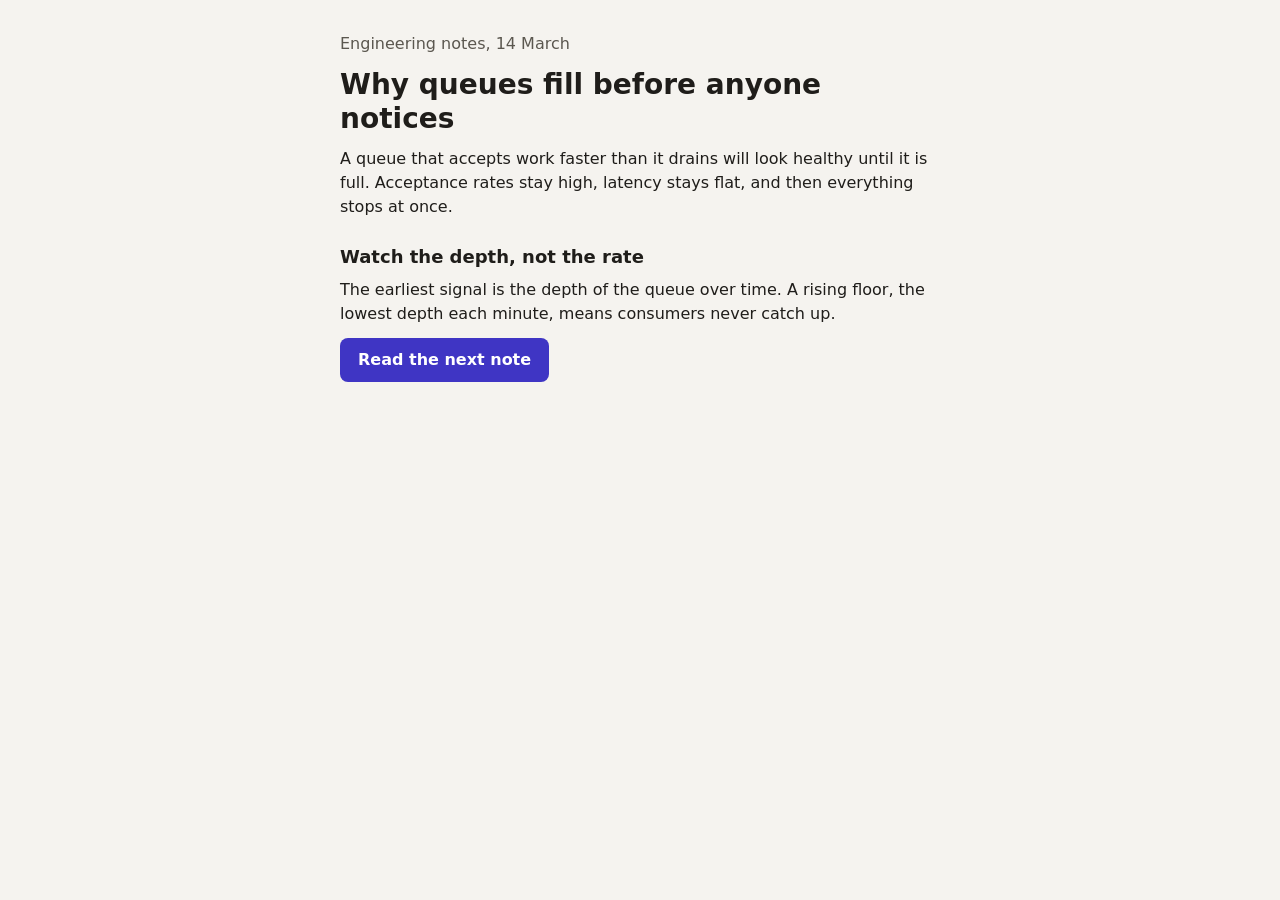
<file: verification/admission/swatches/article/index.html>
<!doctype html>
<html lang="en">
<head>
<meta charset="utf-8">
<meta name="viewport" content="width=device-width, initial-scale=1">
<title>Why queues fill</title>
<style>*{box-sizing:border-box}html{font:16px/1.5 system-ui,-apple-system,"Segoe UI",Roboto,sans-serif;color:#1f1d1a;background:#f5f3ef}body{margin:0}main{max-width:640px;margin:0 auto;padding:32px 20px}h1{font-size:28px;line-height:1.2;margin:0 0 12px}h2{font-size:18px;margin:24px 0 8px}p{margin:0 0 12px}.muted{color:#5b574f}.card{background:#fff;border:1px solid #dcd7cd;border-radius:10px;padding:20px;margin:16px 0}.btn{display:inline-block;min-height:44px;padding:10px 18px;border:0;border-radius:8px;background:#3f35c4;color:#fff;font:600 16px/24px system-ui,sans-serif;text-decoration:none}.btn.secondary{background:#fff;color:#3f35c4;border:1px solid #3f35c4}.row{display:flex;gap:12px;flex-wrap:wrap;align-items:center}dl{display:grid;grid-template-columns:auto 1fr;gap:6px 16px;margin:0}dt{color:#5b574f}dd{margin:0}</style>
</head>
<body>
<main>
<p class="muted">Engineering notes, 14 March</p>
<h1>Why queues fill before anyone notices</h1>
<p>A queue that accepts work faster than it drains will look healthy until it is full. Acceptance rates stay high, latency stays flat, and then everything stops at once.</p>
<h2>Watch the depth, not the rate</h2>
<p>The earliest signal is the depth of the queue over time. A rising floor, the lowest depth each minute, means consumers never catch up.</p>
<div class="row"><a class="btn" href="#next">Read the next note</a></div>
</main>
</body>
</html>
</file>
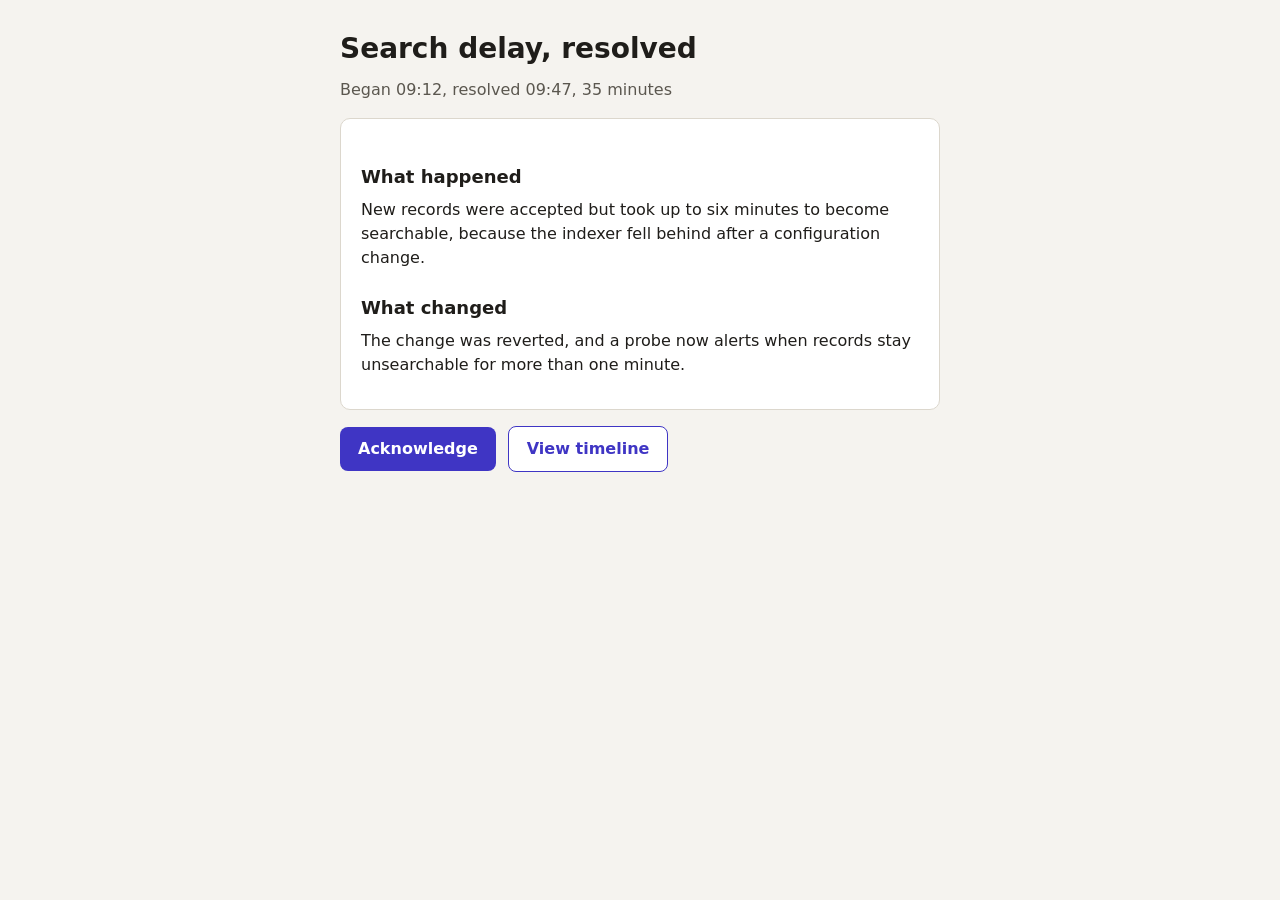
<file: verification/admission/swatches/incident/index.html>
<!doctype html>
<html lang="en">
<head>
<meta charset="utf-8">
<meta name="viewport" content="width=device-width, initial-scale=1">
<title>Incident summary</title>
<style>*{box-sizing:border-box}html{font:16px/1.5 system-ui,-apple-system,"Segoe UI",Roboto,sans-serif;color:#1f1d1a;background:#f5f3ef}body{margin:0}main{max-width:640px;margin:0 auto;padding:32px 20px}h1{font-size:28px;line-height:1.2;margin:0 0 12px}h2{font-size:18px;margin:24px 0 8px}p{margin:0 0 12px}.muted{color:#5b574f}.card{background:#fff;border:1px solid #dcd7cd;border-radius:10px;padding:20px;margin:16px 0}.btn{display:inline-block;min-height:44px;padding:10px 18px;border:0;border-radius:8px;background:#3f35c4;color:#fff;font:600 16px/24px system-ui,sans-serif;text-decoration:none}.btn.secondary{background:#fff;color:#3f35c4;border:1px solid #3f35c4}.row{display:flex;gap:12px;flex-wrap:wrap;align-items:center}dl{display:grid;grid-template-columns:auto 1fr;gap:6px 16px;margin:0}dt{color:#5b574f}dd{margin:0}</style>
</head>
<body>
<main>
<h1>Search delay, resolved</h1>
<p class="muted">Began 09:12, resolved 09:47, 35 minutes</p>
<div class="card">
<h2>What happened</h2>
<p>New records were accepted but took up to six minutes to become searchable, because the indexer fell behind after a configuration change.</p>
<h2>What changed</h2>
<p>The change was reverted, and a probe now alerts when records stay unsearchable for more than one minute.</p>
</div>
<div class="row"><button class="btn">Acknowledge</button><a class="btn secondary" href="#timeline">View timeline</a></div>
</main>
</body>
</html>
</file>
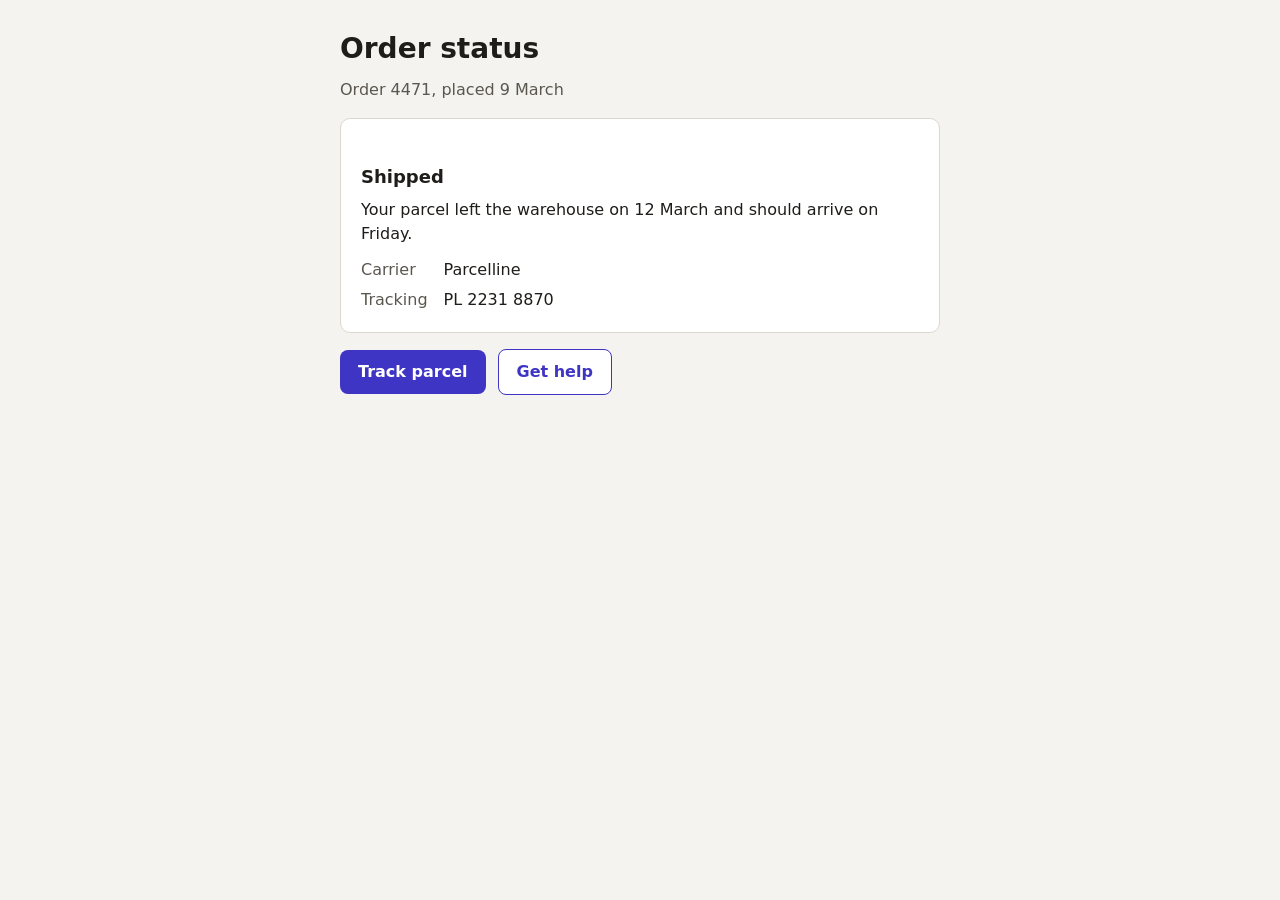
<file: verification/admission/swatches/order-status/index.html>
<!doctype html>
<html lang="en">
<head>
<meta charset="utf-8">
<meta name="viewport" content="width=device-width, initial-scale=1">
<title>Order status</title>
<style>*{box-sizing:border-box}html{font:16px/1.5 system-ui,-apple-system,"Segoe UI",Roboto,sans-serif;color:#1f1d1a;background:#f5f3ef}body{margin:0}main{max-width:640px;margin:0 auto;padding:32px 20px}h1{font-size:28px;line-height:1.2;margin:0 0 12px}h2{font-size:18px;margin:24px 0 8px}p{margin:0 0 12px}.muted{color:#5b574f}.card{background:#fff;border:1px solid #dcd7cd;border-radius:10px;padding:20px;margin:16px 0}.btn{display:inline-block;min-height:44px;padding:10px 18px;border:0;border-radius:8px;background:#3f35c4;color:#fff;font:600 16px/24px system-ui,sans-serif;text-decoration:none}.btn.secondary{background:#fff;color:#3f35c4;border:1px solid #3f35c4}.row{display:flex;gap:12px;flex-wrap:wrap;align-items:center}dl{display:grid;grid-template-columns:auto 1fr;gap:6px 16px;margin:0}dt{color:#5b574f}dd{margin:0}</style>
</head>
<body>
<main>
<h1>Order status</h1>
<p class="muted">Order 4471, placed 9 March</p>
<div class="card">
<h2>Shipped</h2>
<p>Your parcel left the warehouse on 12 March and should arrive on Friday.</p>
<dl><dt>Carrier</dt><dd>Parcelline</dd><dt>Tracking</dt><dd>PL 2231 8870</dd></dl>
</div>
<div class="row"><button class="btn">Track parcel</button><a class="btn secondary" href="#help">Get help</a></div>
</main>
</body>
</html>
</file>
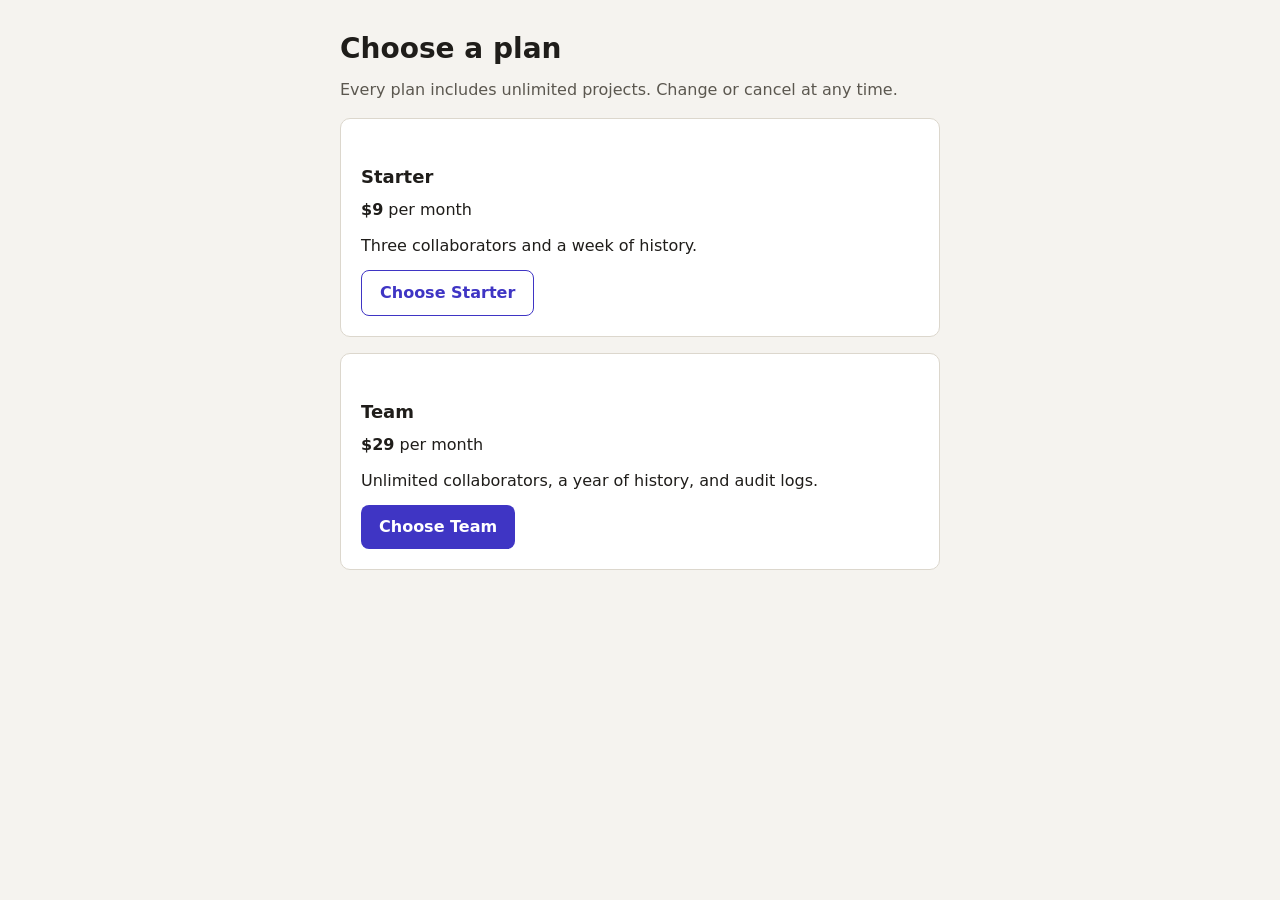
<file: verification/admission/swatches/pricing/index.html>
<!doctype html>
<html lang="en">
<head>
<meta charset="utf-8">
<meta name="viewport" content="width=device-width, initial-scale=1">
<title>Plans</title>
<style>*{box-sizing:border-box}html{font:16px/1.5 system-ui,-apple-system,"Segoe UI",Roboto,sans-serif;color:#1f1d1a;background:#f5f3ef}body{margin:0}main{max-width:640px;margin:0 auto;padding:32px 20px}h1{font-size:28px;line-height:1.2;margin:0 0 12px}h2{font-size:18px;margin:24px 0 8px}p{margin:0 0 12px}.muted{color:#5b574f}.card{background:#fff;border:1px solid #dcd7cd;border-radius:10px;padding:20px;margin:16px 0}.btn{display:inline-block;min-height:44px;padding:10px 18px;border:0;border-radius:8px;background:#3f35c4;color:#fff;font:600 16px/24px system-ui,sans-serif;text-decoration:none}.btn.secondary{background:#fff;color:#3f35c4;border:1px solid #3f35c4}.row{display:flex;gap:12px;flex-wrap:wrap;align-items:center}dl{display:grid;grid-template-columns:auto 1fr;gap:6px 16px;margin:0}dt{color:#5b574f}dd{margin:0}</style>
</head>
<body>
<main>
<h1>Choose a plan</h1>
<p class="muted">Every plan includes unlimited projects. Change or cancel at any time.</p>
<div class="card"><h2>Starter</h2><p><strong>$9</strong> per month</p><p>Three collaborators and a week of history.</p><button class="btn secondary">Choose Starter</button></div>
<div class="card"><h2>Team</h2><p><strong>$29</strong> per month</p><p>Unlimited collaborators, a year of history, and audit logs.</p><button class="btn">Choose Team</button></div>
</main>
</body>
</html>
</file>
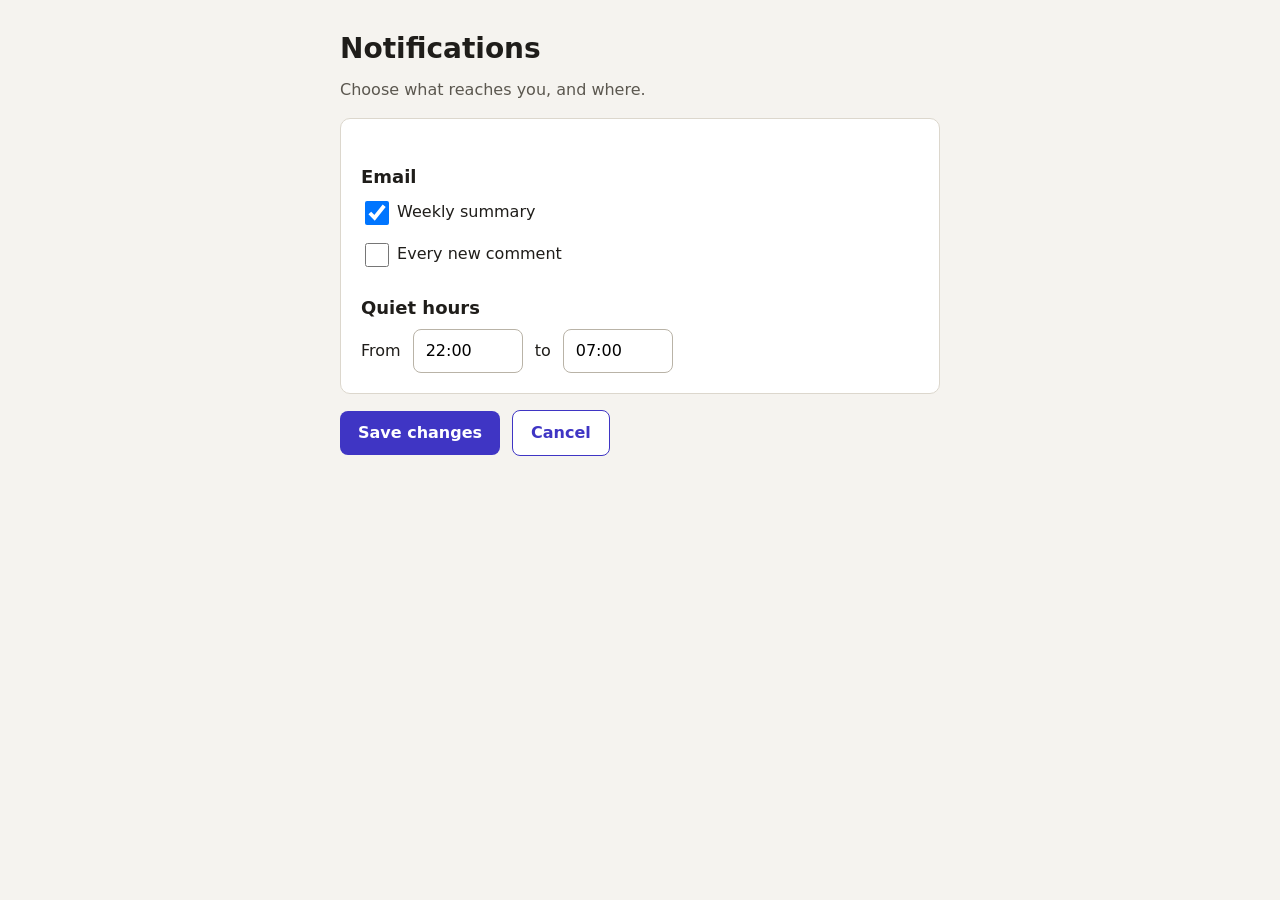
<file: verification/admission/swatches/settings/index.html>
<!doctype html>
<html lang="en">
<head>
<meta charset="utf-8">
<meta name="viewport" content="width=device-width, initial-scale=1">
<title>Notification settings</title>
<style>*{box-sizing:border-box}html{font:16px/1.5 system-ui,-apple-system,"Segoe UI",Roboto,sans-serif;color:#1f1d1a;background:#f5f3ef}body{margin:0}main{max-width:640px;margin:0 auto;padding:32px 20px}h1{font-size:28px;line-height:1.2;margin:0 0 12px}h2{font-size:18px;margin:24px 0 8px}p{margin:0 0 12px}.muted{color:#5b574f}.card{background:#fff;border:1px solid #dcd7cd;border-radius:10px;padding:20px;margin:16px 0}.btn{display:inline-block;min-height:44px;padding:10px 18px;border:0;border-radius:8px;background:#3f35c4;color:#fff;font:600 16px/24px system-ui,sans-serif;text-decoration:none}.btn.secondary{background:#fff;color:#3f35c4;border:1px solid #3f35c4}.row{display:flex;gap:12px;flex-wrap:wrap;align-items:center}dl{display:grid;grid-template-columns:auto 1fr;gap:6px 16px;margin:0}dt{color:#5b574f}dd{margin:0}</style>
</head>
<body>
<main>
<h1>Notifications</h1>
<p class="muted">Choose what reaches you, and where.</p>
<div class="card">
<h2>Email</h2>
<p><label><input type="checkbox" checked style="width:24px;height:24px;vertical-align:middle"> Weekly summary</label></p>
<p><label><input type="checkbox" style="width:24px;height:24px;vertical-align:middle"> Every new comment</label></p>
<h2>Quiet hours</h2>
<div class="row"><label for="from">From</label><input id="from" value="22:00" style="min-height:44px;padding:8px 12px;font:16px system-ui;border:1px solid #b9b3a7;border-radius:8px;width:110px"><label for="to">to</label><input id="to" value="07:00" style="min-height:44px;padding:8px 12px;font:16px system-ui;border:1px solid #b9b3a7;border-radius:8px;width:110px"></div>
</div>
<div class="row"><button class="btn">Save changes</button><button class="btn secondary">Cancel</button></div>
</main>
</body>
</html>
</file>
